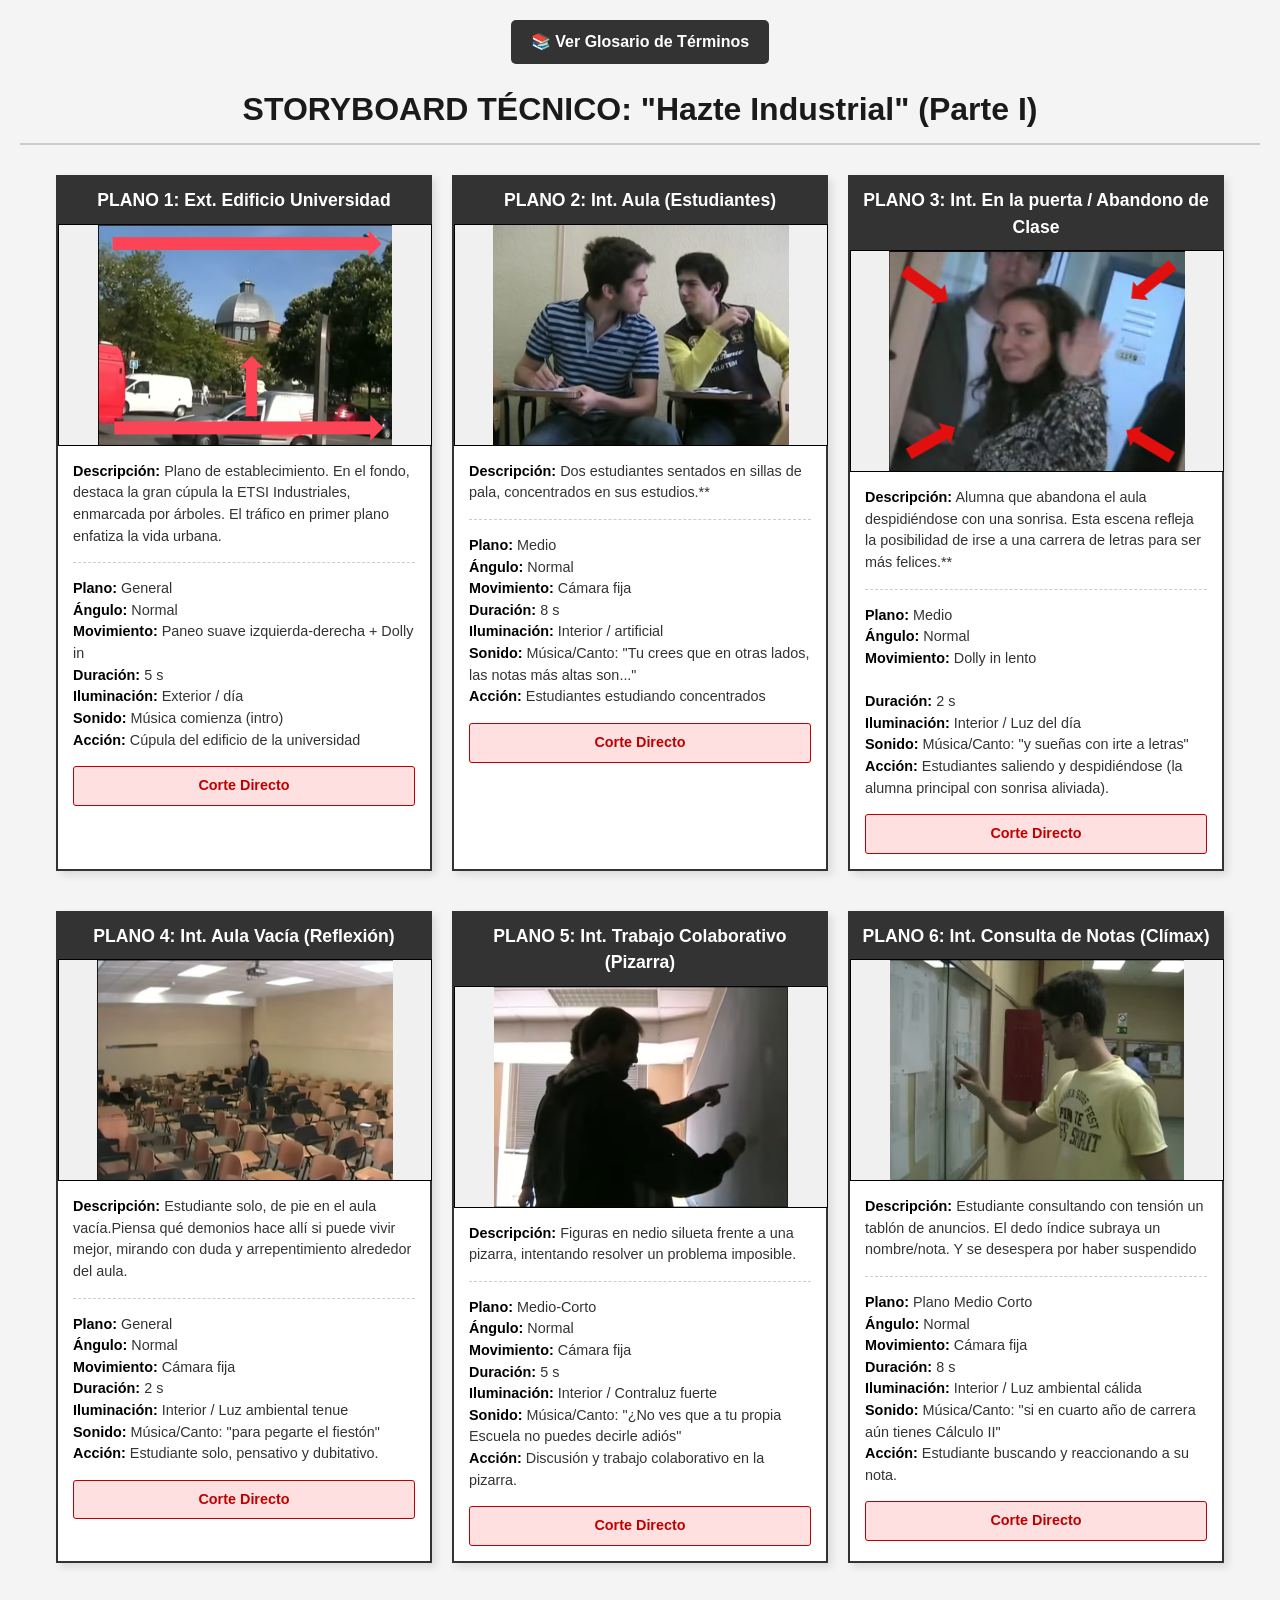
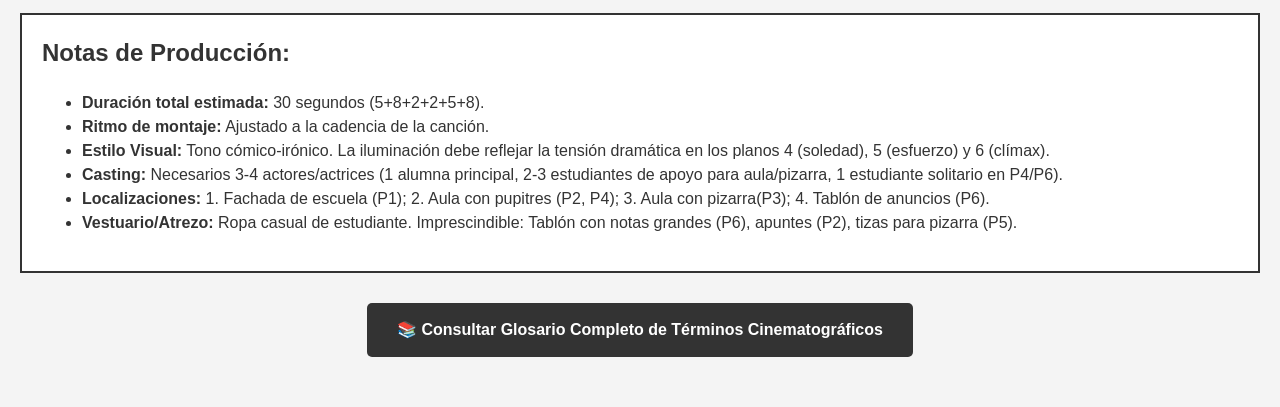
<file: index.html>
<!DOCTYPE html>
<html lang="es">
<head>
    <meta charset="UTF-8">
    <meta name="viewport" content="width=device-width, initial-scale=1.0">
    <title>Storyboard Técnico: "Hazte Industrial"</title>
    <link rel="stylesheet" href="styles.css">
    <style>
        /* Estilos internos para el contenedor de imágenes (para asegurar la visualización) */
        .dibujo {
            width: 100%;
            height: 220px;
            overflow: hidden;
            display: flex;
            justify-content: center;
            align-items: center;
            border: 1px solid #000;
            background-color: #f0f0f0;
        }
        .dibujo img {
            max-width: 100%;
            max-height: 100%;
            object-fit: contain;
        }
    </style>
</head>
<body>
    <div style="text-align: center; margin-bottom: 15px;">
        <a href="glosario.html" style="display: inline-block; padding: 10px 20px; background-color: #333; color: white; text-decoration: none; border-radius: 5px; font-weight: bold;">📚 Ver Glosario de Términos</a>
    </div>

    <h1>STORYBOARD TÉCNICO: "Hazte Industrial" (Parte I)</h1>

    <div class="container">
        
        <div class="plano">
            <div class="plano-header">PLANO 1: Ext. Edificio Universidad</div>
            <div class="dibujo">
                <img src="images/imagen_plano1.png" alt="Fachada de la universidad con flecha de paneo" title="Plano 1 - Ext. Universidad">
            </div>
            <div class="info">
                <p class="descripcion"><strong>Descripción:</strong> Plano de establecimiento. En el fondo, destaca la gran cúpula la ETSI Industriales, enmarcada por árboles. 
				El tráfico en primer plano enfatiza la vida urbana.</p>
                <strong>Plano:</strong> General<br>
                <strong>Ángulo:</strong> Normal<br>
                <strong>Movimiento:</strong> Paneo suave izquierda-derecha + Dolly in<br>
                <strong>Duración:</strong> 5 s<br>
                <strong>Iluminación:</strong> Exterior / día<br>
                <strong>Sonido:</strong> Música comienza (intro)<br>
                <strong>Acción:</strong> Cúpula del edificio de la universidad<br>
                <div class="transicion">Corte Directo</div>
            </div>
        </div>

        <div class="plano">
            <div class="plano-header">PLANO 2: Int. Aula (Estudiantes)</div>
            <div class="dibujo">
                <img src="images/imagen_plano2.png" alt="Dos estudiantes concentrados en el aula" title="Plano 2 - Int. Aula">
            </div>
            <div class="info">
                <p class="descripcion"><strong>Descripción:</strong> Dos estudiantes sentados en sillas de pala, concentrados en sus estudios.**</p>
                <strong>Plano:</strong> Medio<br>
                <strong>Ángulo:</strong> Normal<br>
                <strong>Movimiento:</strong> Cámara fija<br>
                <strong>Duración:</strong> 8 s<br>
                <strong>Iluminación:</strong> Interior / artificial<br>
                <strong>Sonido:</strong> Música/Canto: "Tu crees que en otras lados, las notas más altas son..."<br>
                <strong>Acción:</strong> Estudiantes estudiando concentrados<br>
                <div class="transicion">Corte Directo</div>
            </div>
        </div>

        <div class="plano">
            <div class="plano-header">PLANO 3: Int. En la puerta / Abandono de Clase</div>
            <div class="dibujo">
                <img src="images/imagen_plano3.png" alt="Estudiante en pasillo de la universidad despidiéndose o saliendo." title="Plano 3 - Abandono de Clase">
            </div>
            <div class="info">
                <p class="descripcion"><strong>Descripción:</strong> Alumna que abandona el aula despidiéndose con una sonrisa. Esta escena refleja la posibilidad de 
				irse a una carrera de letras para ser más felices.**</p>
                <strong>Plano:</strong> Medio<br>
                <strong>Ángulo:</strong> Normal<br>
                <strong>Movimiento:</strong> Dolly in lento<br><br>
                <strong>Duración:</strong> 2 s<br>
                <strong>Iluminación:</strong> Interior / Luz del día<br>
                <strong>Sonido:</strong> Música/Canto: "y sueñas con irte a letras"<br>
                <strong>Acción:</strong> Estudiantes saliendo y despidiéndose (la alumna principal con sonrisa aliviada).<br>
                <div class="transicion">Corte Directo</div>
            </div>
        </div>
		<div class="plano">
            <div class="plano-header">PLANO 4: Int. Aula Vacía (Reflexión)</div>
            <div class="dibujo">
                <img src="images/imagen_plano4.png" alt="Estudiante solo en un aula vacía, mirando alrededor con expresión de duda." title="Plano 4 - Reflexión">
            </div>
            <div class="info">
                <p class="descripcion"><strong>Descripción:</strong> Estudiante solo, de pie en el aula vacía.Piensa qué demonios hace allí si puede vivir mejor, mirando con duda 
				y arrepentimiento alrededor del aula.</p>
                <strong>Plano:</strong> General<br>
                <strong>Ángulo:</strong> Normal<br>
                <strong>Movimiento:</strong> Cámara fija<br>
                <strong>Duración:</strong> 2 s<br>
                <strong>Iluminación:</strong> Interior / Luz ambiental tenue<br>
                <strong>Sonido:</strong> Música/Canto:  "para pegarte el fiestón"<br>
                <strong>Acción:</strong> Estudiante solo, pensativo y dubitativo.<br>
                <div class="transicion">Corte Directo</div>
            </div>
        </div>
        
               
        <div class="plano">
            <div class="plano-header">PLANO 5: Int. Trabajo Colaborativo (Pizarra)</div>
            <div class="dibujo">
                <img src="images/imagen_plano5.png" alt="Silueta de estudiantes trabajando y señalando en una pizarra." title="Plano 5 - Pizarra">
            </div>
            <div class="info">
                <p class="descripcion"><strong>Descripción:</strong> Figuras en nedio silueta frente a una pizarra, intentando resolver un problema imposible.</p>
                <strong>Plano:</strong> Medio-Corto<br>
                <strong>Ángulo:</strong> Normal<br>
                <strong>Movimiento:</strong> Cámara fija<br>
                <strong>Duración:</strong> 5 s<br>
                <strong>Iluminación:</strong> Interior / Contraluz fuerte<br>
                <strong>Sonido:</strong> Música/Canto: "¿No ves que a tu propia Escuela
				no puedes decirle adiós"<br>
                <strong>Acción:</strong> Discusión y trabajo colaborativo en la pizarra.<br>
                <div class="transicion">Corte Directo</div>
            </div>
        </div>

        <div class="plano">
            <div class="plano-header">PLANO 6: Int. Consulta de Notas (Clímax)</div>
            <div class="dibujo">
                <img src="images/imagen_plano6.png" alt="Estudiante consultando un tablón de anuncios de notas." title="Plano 6 - Tablón">
            </div>
            <div class="info">
                <p class="descripcion"><strong>Descripción:</strong> Estudiante consultando con tensión un tablón de anuncios. El dedo índice subraya un nombre/nota. Y se desespera por haber suspendido</p>
                <strong>Plano:</strong> Plano Medio Corto<br>
                <strong>Ángulo:</strong> Normal<br>
                <strong>Movimiento:</strong> Cámara fija<br>
                <strong>Duración:</strong> 8 s<br>
                <strong>Iluminación:</strong> Interior / Luz ambiental cálida<br>
                <strong>Sonido:</strong> Música/Canto: "si en cuarto año de carrera
				aún tienes Cálculo II"<br>
                <strong>Acción:</strong> Estudiante buscando y reaccionando a su nota.<br>
                <div class="transicion">Corte Directo</div> 
            </div>
        </div>
    </div>

    <div style="background-color: white; padding: 20px; border: 2px solid #333; margin-top: 30px;">
        <h2 style="margin-top: 0;">Notas de Producción:</h2>
        <ul>
            <li><strong>Duración total estimada:</strong> 30 segundos (5+8+2+2+5+8).</li>
            <li><strong>Ritmo de montaje:</strong> Ajustado a la cadencia de la canción.</li>
			<li><strong>Estilo Visual:</strong> Tono cómico-irónico. La iluminación debe reflejar la tensión dramática en los planos 4 (soledad), 5 (esfuerzo) y 6 (clímax).</li>
            <li><strong>Casting:</strong> Necesarios 3-4 actores/actrices (1 alumna principal, 2-3 estudiantes de apoyo para aula/pizarra, 1 estudiante solitario en P4/P6).</li>
            <li><strong>Localizaciones: </strong> 1. Fachada de escuela (P1); 2. Aula con pupitres (P2, P4); 3. Aula con pizarra(P3); 4. Tablón de anuncios (P6).</li>
            <li><strong>Vestuario/Atrezo:</strong> Ropa casual de estudiante. Imprescindible: Tablón con notas grandes (P6), apuntes (P2), tizas para pizarra (P5).</li>

        </ul>
    </div>

    <div style="text-align: center; margin: 30px 0;">
        <a href="glosario.html" style="display: inline-block; padding: 15px 30px; background-color: #333; color: white; text-decoration: none; border-radius: 5px; font-weight: bold; font-size: 16px;">📚 Consultar Glosario Completo de Términos Cinematográficos</a>
    </div>

</body>

</html>
</file>
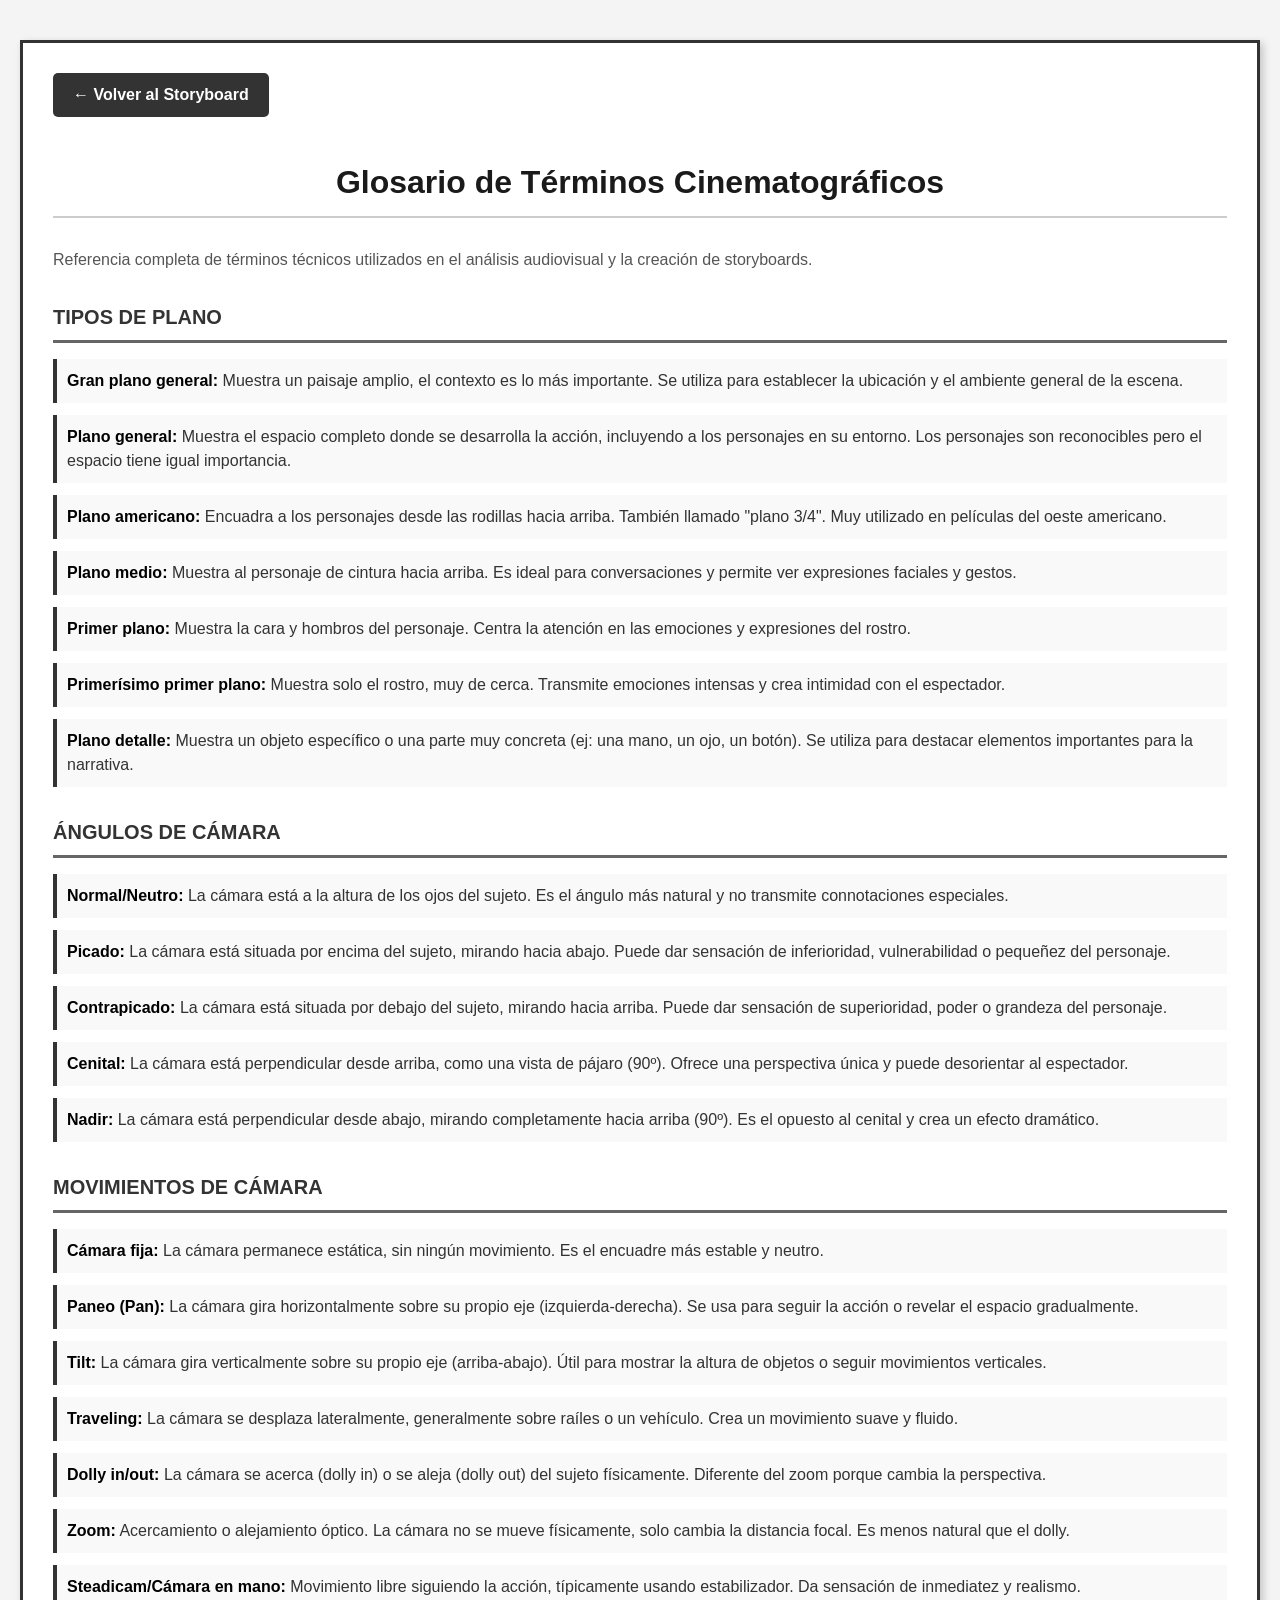
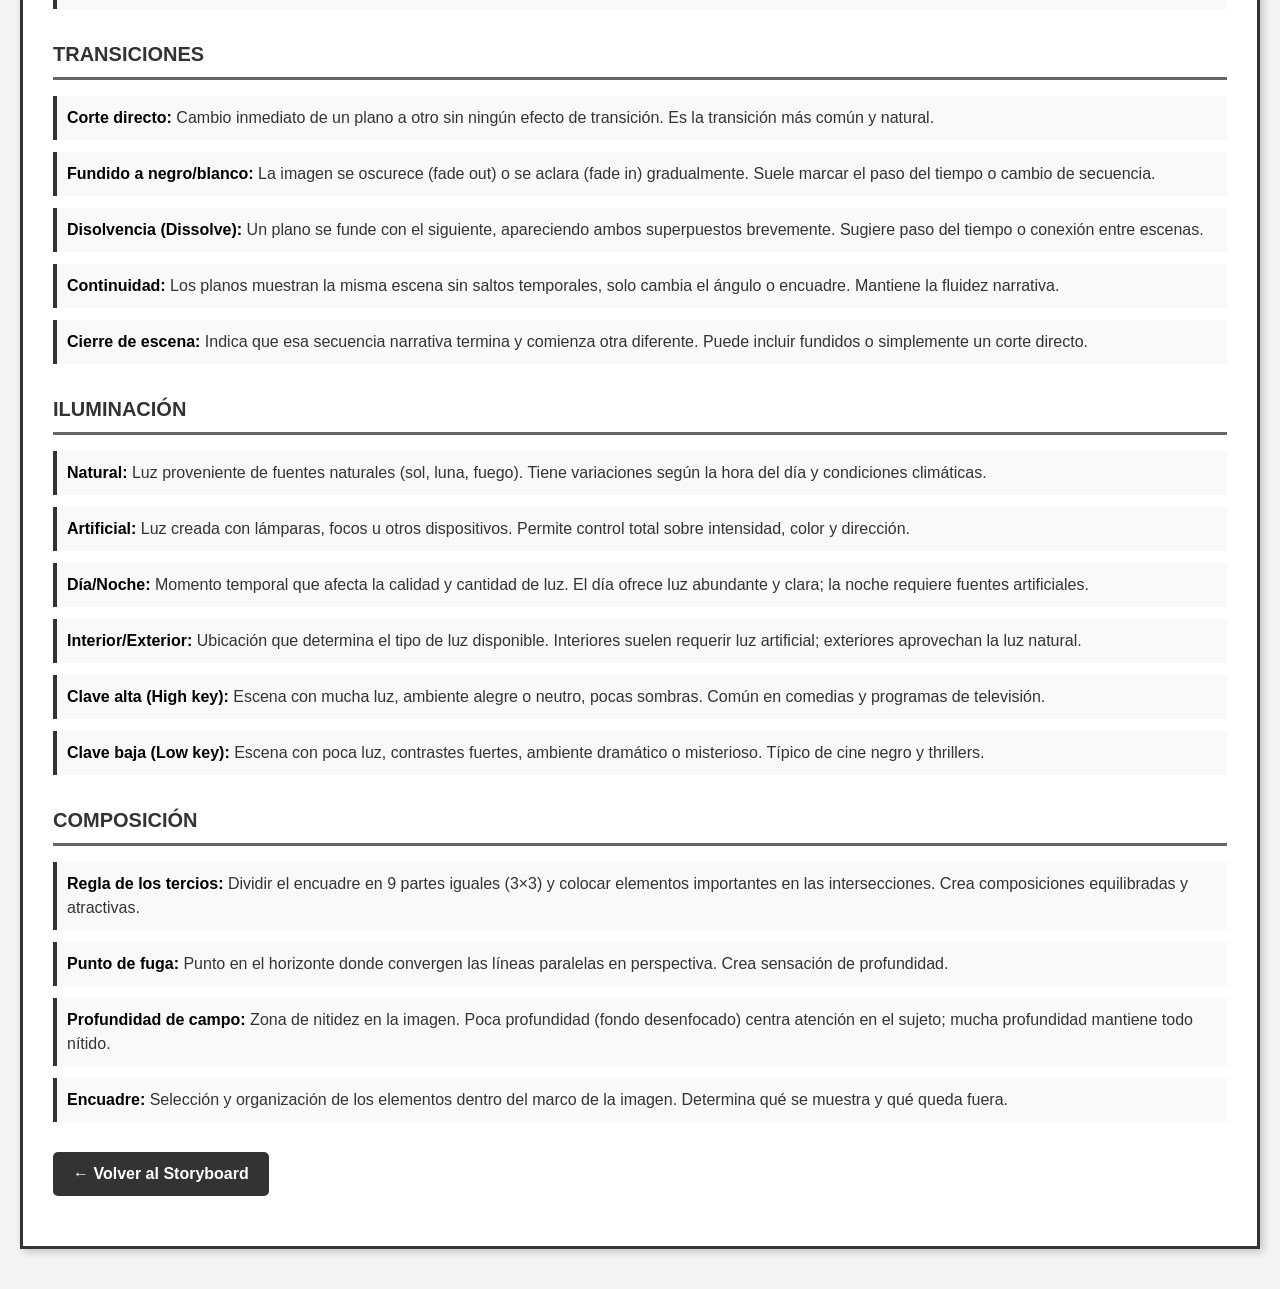
<file: glosario.html>
<!DOCTYPE html>
<html lang="es">
<head>
    <meta charset="UTF-8">
    <meta name="viewport" content="width=device-width, initial-scale=1.0">
    <title>Glosario de Términos Cinematográficos</title>
    <link rel="stylesheet" href="styles.css">
    <style>
        .glosario-container {
            background-color: white;
            padding: 30px;
            margin: 20px auto;
            max-width: 1200px;
            border: 3px solid #333;
            box-shadow: 3px 3px 8px rgba(0,0,0,0.2);
        }
        .back-link {
            display: inline-block;
            margin-bottom: 20px;
            padding: 10px 20px;
            background-color: #333;
            color: white;
            text-decoration: none;
            border-radius: 5px;
            font-weight: bold;
        }
        .back-link:hover {
            background-color: #555;
        }
        .glosario-section {
            margin-bottom: 30px;
        }
        .glosario-section h3 {
            color: #333;
            font-size: 20px;
            border-bottom: 3px solid #666;
            padding-bottom: 8px;
            margin-bottom: 15px;
        }
        .glosario-section ul {
            list-style-type: none;
            padding-left: 0;
        }
        .glosario-section li {
            margin: 12px 0;
            padding: 10px;
            background-color: #f9f9f9;
            border-left: 4px solid #333;
        }
        .glosario-section li strong {
            color: #000;
            font-size: 16px;
        }
    </style>
</head>
<body>
    <div class="glosario-container">
        <a href="index.html" class="back-link">← Volver al Storyboard</a>
        
        <h1>Glosario de Términos Cinematográficos</h1>
        <p style="margin-bottom: 30px; font-size: 16px; color: #555;">
            Referencia completa de términos técnicos utilizados en el análisis audiovisual y la creación de storyboards.
        </p>

        <div class="glosario-section">
            <h3>TIPOS DE PLANO</h3>
            <ul>
                <li><strong>Gran plano general:</strong> Muestra un paisaje amplio, el contexto es lo más importante. Se utiliza para establecer la ubicación y el ambiente general de la escena.</li>
                
                <li><strong>Plano general:</strong> Muestra el espacio completo donde se desarrolla la acción, incluyendo a los personajes en su entorno. Los personajes son reconocibles pero el espacio tiene igual importancia.</li>
                
                <li><strong>Plano americano:</strong> Encuadra a los personajes desde las rodillas hacia arriba. También llamado "plano 3/4". Muy utilizado en películas del oeste americano.</li>
                
                <li><strong>Plano medio:</strong> Muestra al personaje de cintura hacia arriba. Es ideal para conversaciones y permite ver expresiones faciales y gestos.</li>
                
                <li><strong>Primer plano:</strong> Muestra la cara y hombros del personaje. Centra la atención en las emociones y expresiones del rostro.</li>
                
                <li><strong>Primerísimo primer plano:</strong> Muestra solo el rostro, muy de cerca. Transmite emociones intensas y crea intimidad con el espectador.</li>
                
                <li><strong>Plano detalle:</strong> Muestra un objeto específico o una parte muy concreta (ej: una mano, un ojo, un botón). Se utiliza para destacar elementos importantes para la narrativa.</li>
            </ul>
        </div>

        <div class="glosario-section">
            <h3>ÁNGULOS DE CÁMARA</h3>
            <ul>
                <li><strong>Normal/Neutro:</strong> La cámara está a la altura de los ojos del sujeto. Es el ángulo más natural y no transmite connotaciones especiales.</li>
                
                <li><strong>Picado:</strong> La cámara está situada por encima del sujeto, mirando hacia abajo. Puede dar sensación de inferioridad, vulnerabilidad o pequeñez del personaje.</li>
                
                <li><strong>Contrapicado:</strong> La cámara está situada por debajo del sujeto, mirando hacia arriba. Puede dar sensación de superioridad, poder o grandeza del personaje.</li>
                
                <li><strong>Cenital:</strong> La cámara está perpendicular desde arriba, como una vista de pájaro (90º). Ofrece una perspectiva única y puede desorientar al espectador.</li>
                
                <li><strong>Nadir:</strong> La cámara está perpendicular desde abajo, mirando completamente hacia arriba (90º). Es el opuesto al cenital y crea un efecto dramático.</li>
            </ul>
        </div>

        <div class="glosario-section">
            <h3>MOVIMIENTOS DE CÁMARA</h3>
            <ul>
                <li><strong>Cámara fija:</strong> La cámara permanece estática, sin ningún movimiento. Es el encuadre más estable y neutro.</li>
                
                <li><strong>Paneo (Pan):</strong> La cámara gira horizontalmente sobre su propio eje (izquierda-derecha). Se usa para seguir la acción o revelar el espacio gradualmente.</li>
                
                <li><strong>Tilt:</strong> La cámara gira verticalmente sobre su propio eje (arriba-abajo). Útil para mostrar la altura de objetos o seguir movimientos verticales.</li>
                
                <li><strong>Traveling:</strong> La cámara se desplaza lateralmente, generalmente sobre raíles o un vehículo. Crea un movimiento suave y fluido.</li>
                
                <li><strong>Dolly in/out:</strong> La cámara se acerca (dolly in) o se aleja (dolly out) del sujeto físicamente. Diferente del zoom porque cambia la perspectiva.</li>
                
                <li><strong>Zoom:</strong> Acercamiento o alejamiento óptico. La cámara no se mueve físicamente, solo cambia la distancia focal. Es menos natural que el dolly.</li>
                
                <li><strong>Steadicam/Cámara en mano:</strong> Movimiento libre siguiendo la acción, típicamente usando estabilizador. Da sensación de inmediatez y realismo.</li>
            </ul>
        </div>

        <div class="glosario-section">
            <h3>TRANSICIONES</h3>
            <ul>
                <li><strong>Corte directo:</strong> Cambio inmediato de un plano a otro sin ningún efecto de transición. Es la transición más común y natural.</li>
                
                <li><strong>Fundido a negro/blanco:</strong> La imagen se oscurece (fade out) o se aclara (fade in) gradualmente. Suele marcar el paso del tiempo o cambio de secuencia.</li>
                
                <li><strong>Disolvencia (Dissolve):</strong> Un plano se funde con el siguiente, apareciendo ambos superpuestos brevemente. Sugiere paso del tiempo o conexión entre escenas.</li>
                
                <li><strong>Continuidad:</strong> Los planos muestran la misma escena sin saltos temporales, solo cambia el ángulo o encuadre. Mantiene la fluidez narrativa.</li>
                
                <li><strong>Cierre de escena:</strong> Indica que esa secuencia narrativa termina y comienza otra diferente. Puede incluir fundidos o simplemente un corte directo.</li>
            </ul>
        </div>

        <div class="glosario-section">
            <h3>ILUMINACIÓN</h3>
            <ul>
                <li><strong>Natural:</strong> Luz proveniente de fuentes naturales (sol, luna, fuego). Tiene variaciones según la hora del día y condiciones climáticas.</li>
                
                <li><strong>Artificial:</strong> Luz creada con lámparas, focos u otros dispositivos. Permite control total sobre intensidad, color y dirección.</li>
                
                <li><strong>Día/Noche:</strong> Momento temporal que afecta la calidad y cantidad de luz. El día ofrece luz abundante y clara; la noche requiere fuentes artificiales.</li>
                
                <li><strong>Interior/Exterior:</strong> Ubicación que determina el tipo de luz disponible. Interiores suelen requerir luz artificial; exteriores aprovechan la luz natural.</li>
                
                <li><strong>Clave alta (High key):</strong> Escena con mucha luz, ambiente alegre o neutro, pocas sombras. Común en comedias y programas de televisión.</li>
                
                <li><strong>Clave baja (Low key):</strong> Escena con poca luz, contrastes fuertes, ambiente dramático o misterioso. Típico de cine negro y thrillers.</li>
            </ul>
        </div>

        <div class="glosario-section">
            <h3>COMPOSICIÓN</h3>
            <ul>
                <li><strong>Regla de los tercios:</strong> Dividir el encuadre en 9 partes iguales (3×3) y colocar elementos importantes en las intersecciones. Crea composiciones equilibradas y atractivas.</li>
                
                <li><strong>Punto de fuga:</strong> Punto en el horizonte donde convergen las líneas paralelas en perspectiva. Crea sensación de profundidad.</li>
                
                <li><strong>Profundidad de campo:</strong> Zona de nitidez en la imagen. Poca profundidad (fondo desenfocado) centra atención en el sujeto; mucha profundidad mantiene todo nítido.</li>
                
                <li><strong>Encuadre:</strong> Selección y organización de los elementos dentro del marco de la imagen. Determina qué se muestra y qué queda fuera.</li>
            </ul>
        </div>

        <a href="index.html" class="back-link">← Volver al Storyboard</a>
    </div>
</body>
</html>
</file>
<file: styles.css>
/* -------------------------------------- */
/* 1. Estilos Globales y de la Página */
/* -------------------------------------- */
body {
    font-family: Arial, sans-serif;
    line-height: 1.5;
    background-color: #f4f4f4;
    color: #333;
    margin: 0;
    padding: 20px;
}

h1 {
    text-align: center;
    color: #1a1a1a;
    border-bottom: 2px solid #ccc;
    padding-bottom: 10px;
    margin-bottom: 30px;
}

/* -------------------------------------- */
/* 2. Contenedor de Planos (Grid/Flex) */
/* -------------------------------------- */
.container {
    display: flex;
    flex-wrap: wrap; 
    gap: 20px; /* Espacio entre los planos */
    justify-content: center; /* Centra los planos en la página */
    max-width: 1400px; /* Ancho máximo para evitar que se estiren demasiado en pantallas muy grandes */
    margin: 0 auto;
}

/* -------------------------------------- */
/* 3. Estilo de cada Bloque de Plano (.plano) */
/* -------------------------------------- */
.plano {
    background-color: white;
    border: 2px solid #333;
    /* ANCHO CLAVE: 30% permite 3 planos por fila */
    width: 30%; 
    min-width: 300px; /* Ancho mínimo para buena lectura en monitores pequeños */
    box-shadow: 4px 4px 8px rgba(0, 0, 0, 0.1);
    margin-bottom: 20px;
}

/* Encabezado del Plano */
.plano-header {
    background-color: #333;
    color: white;
    padding: 10px;
    font-weight: bold;
    text-align: center;
    font-size: 1.1em;
}

/* -------------------------------------- */
/* 4. Contenedor de la Imagen */
/* -------------------------------------- */
.dibujo {
    width: 100%;
    height: 220px; /* Altura fija para todas las imágenes */
    overflow: hidden;
    display: flex;
    justify-content: center;
    align-items: center;
    border-bottom: 1px solid #ccc;
    background-color: #f0f0f0; /* Fondo gris para planos sin imagen */
}
.dibujo img {
    max-width: 100%;
    max-height: 100%;
    object-fit: contain; /* Asegura que la imagen se vea completa */
}

/* -------------------------------------- */
/* 5. Contenido de Información (Texto) */
/* -------------------------------------- */
.info {
    padding: 15px;
    font-size: 0.9em;
}

.descripcion {
    margin-top: 0;
    margin-bottom: 15px;
    padding-bottom: 15px;
    border-bottom: 1px dashed #ccc;
}

.info strong {
    color: #000;
}

/* Estilo para la línea de Transición/Corte */
.transicion {
    margin-top: 15px;
    padding: 8px;
    background-color: #ffe0e0; /* Rojo claro para destacar */
    color: #c00000;
    font-weight: bold;
    text-align: center;
    border: 1px solid #c00000;
    border-radius: 3px;
}

/* -------------------------------------- */
/* 6. Responsividad (Móviles y Tablets) */
/* -------------------------------------- */
@media (max-width: 1024px) {
    /* En tablets, permitimos dos columnas */
    .plano {
        width: 45%; 
    }
}

@media (max-width: 650px) {
    /* En móviles, solo una columna grande */
    .plano {
        width: 95%; 
        min-width: 0;
    }
    body {
        padding: 10px;
    }
}
</file>
